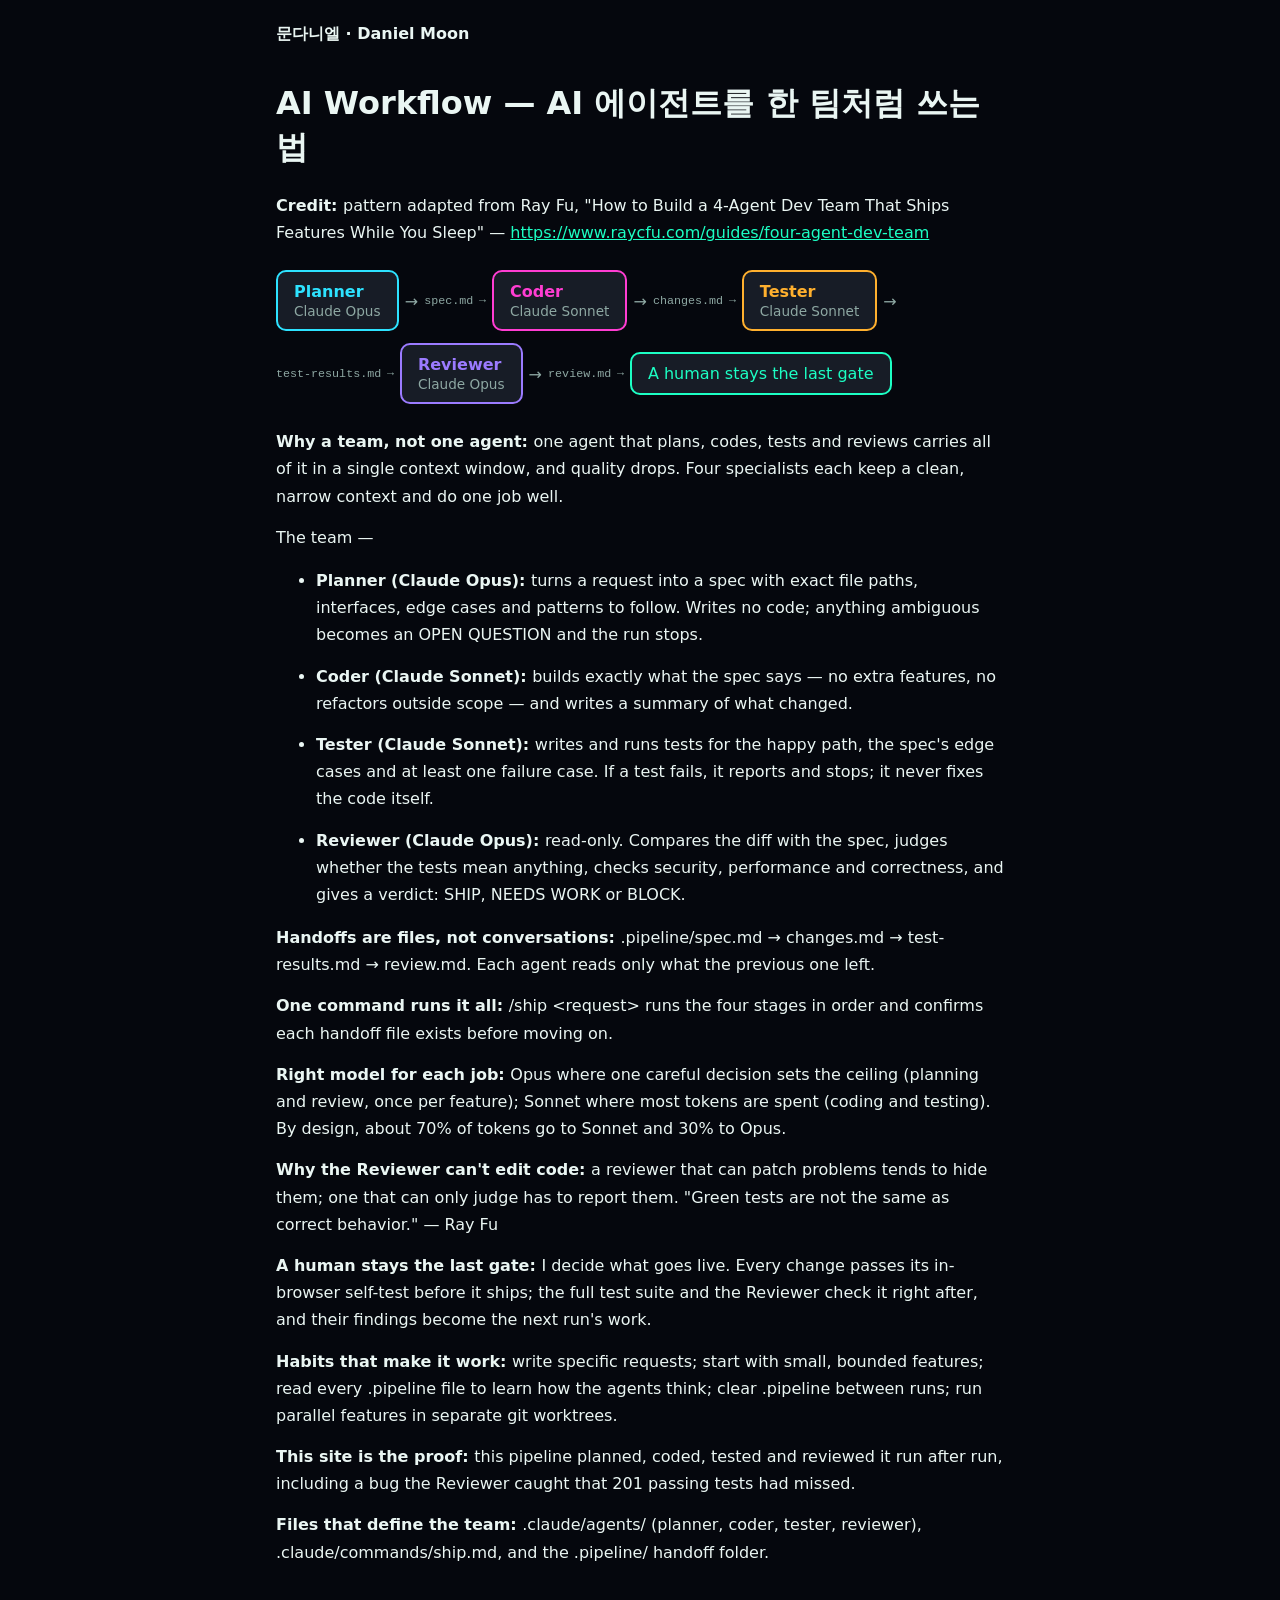
<file: workflow.html>
<!doctype html>
<html lang="ko">
<head>
<meta charset="utf-8">
<meta name="viewport" content="width=device-width, initial-scale=1, viewport-fit=cover">
<title>AI Workflow — AI 에이전트를 한 팀처럼 쓰는 법</title>
<link rel="icon" href="data:,">
<link rel="stylesheet" href="css/style.css">
<script type="module" src="src/workflow.js"></script>
</head>
<body class="page-workflow">
<header>
  <a class="home" href="index.html"></a>
</header>
<main id="workflow"></main>
<div id="error-log" hidden></div>
</body>
</html>
</file>
<file: css/style.css>
:root {
  --c-bg: #05070d;
  --c-floor: #0a1411;
  --c-grid: #123a30;
  --c-road: #0d2622;
  --c-trace: #1cffc4;
  --c-cyan: #2de2ff;
  --c-magenta: #ff3dd2;
  --c-amber: #ffb02e;
  --c-violet: #9b7bff;
  --c-chip: #171c26;
  --c-pin: #a9b3c1;
  --c-text: #eaf6f3;
  --c-muted: #8ea8a3;
  --c-panel: rgba(8, 13, 20, 0.9);
  --c-scrim: rgba(5, 7, 13, 0.96);
  --font-ui: system-ui, -apple-system, "Segoe UI", "Malgun Gothic", "Apple SD Gothic Neo", "Noto Sans KR", sans-serif;
  --w-sky-top: #86bfe6; --w-sky-mid: #c6e1f3; --w-sky-horizon: #f2eee7; --w-ground-far: #dddbd5;
  --w-sun: #fff3e0; --w-white: #ffffff; --w-paving: #e7e5e0; --w-paving-joint: #d3d0c9; --w-inlay: #c7ccd0;
  --w-road: #a7a6a3; --w-road-line: #fbfaf6; --w-lawn: #a3cc8a; --w-leaf: #7aae66; --w-leaf-2: #5a9356;
  --w-trunk: #8a6e58; --w-concrete: #eeebe5; --w-steel: #cdd3d9; --w-glass: #8db3c9; --w-spandrel: #d8e0e6;
  --w-roof-a: #e1e5e8; --w-roof-b: #f6f6f3; --w-water: #8fc1d9; --w-pad: #f7f5f0; --w-robot: #f1f2f4;
  --w-ink: #262b33; --w-ink-muted: #5d6673; --w-orange: #f47725; --w-orange-deep: #d9501e; --w-lamp: #fff0d2;
  --w-tyre: #2a2c30; --w-rim: #c9ced4; --w-car-glass: #3a4856;
  --w-acc-trace: #2e9e86; --w-acc-cyan: #3f8fd2; --w-acc-magenta: #cf5a8e; --w-acc-amber: #e0a13a; --w-acc-violet: #7f69c9;
  --w-flower-red: #e8505b; --w-flower-yellow: #f4c542; --w-flower-violet: #9a6fd0; --w-blossom: #f2b6c6; --w-conifer: #3f7a5a; --w-wood: #b98a5e; --w-pond: #6fa8b8; --w-signal-red: #e2483d; --w-signal-yellow: #f3a534; --w-signal-green: #3cb86f;
  --w-skin-a: #f1c9a5; --w-skin-b: #c68e63; --w-skin-c: #8d5a3b;
  --w-sign: rgba(255, 255, 255, 0.93);
}

*,
*::before,
*::after {
  box-sizing: border-box;
}

[hidden] {
  display: none !important;
}

html,
body {
  width: 100%;
  height: 100%;
  margin: 0;
  overflow: hidden;
  background: var(--c-bg);
  color: var(--c-text);
  font-family: var(--font-ui);
}

body.page-workflow {
  overflow: auto;
  height: auto;
  min-height: 100%;
}

body {
  -webkit-tap-highlight-color: transparent;
}

button {
  font: inherit;
  color: inherit;
}

a {
  color: var(--c-trace);
}

/* ---- Canvas ------------------------------------------------------------ */
#scene {
  position: fixed;
  inset: 0;
  width: 100%;
  height: 100%;
  touch-action: none;
  z-index: 0;
  display: block;
}

/* ---- Skip button --------------------------------------------------------- */
#skip-2d {
  position: fixed;
  top: max(16px, env(safe-area-inset-top));
  right: max(16px, env(safe-area-inset-right));
  z-index: 60;
  padding: 10px 18px;
  border-radius: 999px;
  border: 1px solid var(--c-trace);
  background: var(--c-panel);
  color: var(--c-text);
  cursor: pointer;
}

body[data-view="2d"] #bubbles,
body[data-view="2d"] #exit-btn,
body[data-view="2d"] #skip-2d,
body[data-view="2d"] #hint,
body[data-view="2d"] #prompt,
body[data-view="2d"] #touch-controls,
body[data-view="2d"] #minimap {
  display: none;
}

/* ---- Loader -------------------------------------------------------------- */
#loader {
  position: fixed;
  inset: 0;
  z-index: 50;
  display: flex;
  flex-direction: column;
  align-items: center;
  justify-content: center;
  gap: 14px;
  padding: 16px;
  text-align: center;
  background: var(--c-scrim);
}

#loader .loader-name {
  font-size: 1.4rem;
  letter-spacing: 0.02em;
  margin: 0;
}

#loader-bar {
  width: min(320px, 70vw);
  height: 10px;
  accent-color: var(--c-trace);
}

#loader-pct {
  color: var(--c-muted);
  font-variant-numeric: tabular-nums;
}

#start-btn {
  margin-top: 8px;
  padding: 12px 32px;
  border-radius: 999px;
  border: 1px solid var(--c-trace);
  background: var(--c-chip);
  color: var(--c-text);
  cursor: pointer;
  font-size: 1rem;
}

#start-btn:disabled {
  opacity: 0.5;
  cursor: default;
}

/* ---- Hint ---------------------------------------------------------------- */
#hint {
  position: fixed;
  left: 50%;
  bottom: max(16px, env(safe-area-inset-bottom));
  transform: translateX(-50%);
  z-index: 10;
  background: var(--c-panel);
  color: var(--c-muted);
  border-radius: 999px;
  padding: 8px 18px;
  font-size: 0.85rem;
  white-space: nowrap;
}

#hint p {
  margin: 0;
}

body.touch #hint {
  bottom: calc(max(16px, env(safe-area-inset-bottom)) + 84px);
  white-space: normal;
  width: max-content;
  max-width: calc(100vw - 32px);
}

/* ---- Prompt -------------------------------------------------------------- */
#prompt {
  position: fixed;
  left: 50%;
  bottom: 96px;
  transform: translateX(-50%);
  z-index: 20;
  display: flex;
  align-items: center;
  gap: 8px;
  background: var(--c-panel);
  color: var(--c-text);
  border: 1px solid var(--c-trace);
  border-radius: 999px;
  padding: 10px 20px;
  cursor: pointer;
}

#prompt kbd {
  background: var(--c-chip);
  border-radius: 4px;
  padding: 2px 7px;
  font-family: monospace;
  font-size: 0.85em;
}

body.touch #prompt {
  bottom: 180px;
}

body.touch #prompt kbd {
  display: none;
}

body.touch #prompt {
  width: max-content;
  max-width: calc(100vw - 32px);
}

.prompt-label {
  color: var(--c-muted);
}

/* ---- Exit button (run 6): inside a building, in the slot the hint uses outside ---- */
#exit-btn {
  position: fixed;
  left: 50%;
  bottom: max(16px, env(safe-area-inset-bottom));
  transform: translateX(-50%);
  z-index: 20;
  display: flex;
  align-items: center;
  gap: 8px;
  padding: 10px 20px;
  border-radius: 999px;
  border: 1px solid var(--c-trace);
  background: var(--c-panel);
  color: var(--c-text);
  white-space: nowrap;
  cursor: pointer;
}

#exit-btn kbd {
  background: var(--c-chip);
  border-radius: 4px;
  padding: 2px 7px;
  font-family: monospace;
  font-size: 0.85em;
}

body.touch #exit-btn {
  bottom: calc(max(16px, env(safe-area-inset-bottom)) + 84px);
}

body.touch #exit-btn kbd {
  display: none;
}

body[data-interior] #hint,
body[data-interior] #minimap,
body[data-interior] #bubbles {
  display: none;
}

/* ---- Speech bubbles (run 5b): people.js puts a few <p class="bubble"> in #bubbles and places them over the people the car bumps ---- */
#bubbles {
  position: fixed;
  inset: 0;
  z-index: 12;
  pointer-events: none;
}

.bubble {
  position: absolute;
  transform: translate(-50%, -100%);
  margin: 0;
  padding: 6px 12px;
  border-radius: 12px;
  border: 1px solid var(--c-trace);
  background: var(--c-panel);
  color: var(--c-text);
  font-size: 0.85rem;
  white-space: nowrap;
}

/* ---- Touch controls -------------------------------------------------------- */
#touch-controls {
  position: fixed;
  inset: 0;
  z-index: 20;
  pointer-events: none;
}

#touch-controls button {
  position: absolute;
  width: 72px;
  height: 72px;
  bottom: max(16px, env(safe-area-inset-bottom));
  border-radius: 50%;
  border: 1px solid var(--c-trace);
  background: var(--c-panel);
  color: var(--c-text);
  font-size: 1.4rem;
  pointer-events: auto;
  user-select: none;
  touch-action: none;
}

#tc-left {
  left: 16px;
}

#tc-right {
  left: 96px;
}

#tc-gas {
  right: 16px;
}

#tc-rev {
  right: 96px;
}

#touch-controls button.pressed {
  background: var(--c-trace);
  color: var(--c-bg);
}

/* ---- Panel --------------------------------------------------------------- */
#panel {
  position: fixed;
  top: 72px;
  right: 16px;
  bottom: 16px;
  width: min(460px, calc(100vw - 32px));
  overflow-y: auto;
  z-index: 58;
  background: var(--c-panel);
  border: 2px solid var(--accent, var(--c-trace));
  border-radius: 14px;
  padding: 22px;
}

#panel[data-station="about"] {
  --accent: var(--c-trace);
}
#panel[data-station="moe"] {
  --accent: var(--c-cyan);
}
#panel[data-station="echonomics"] {
  --accent: var(--c-amber);
}
#panel[data-station="portfolio-agent"] {
  --accent: var(--c-magenta);
}
#panel[data-station="workflow"] {
  --accent: var(--c-violet);
}
#panel[data-station="gh-portfolio"] {
  --accent: var(--c-cyan);
}
#panel[data-station="gh-influence"] {
  --accent: var(--c-magenta);
}
#panel[data-station="gh-ces2026"] {
  --accent: var(--c-amber);
}
#panel[data-station="gh-echonomics"] {
  --accent: var(--c-violet);
}
#panel[data-station="career"] {
  --accent: var(--c-violet);
}
#panel[data-station="contact"] {
  --accent: var(--c-trace);
}

#panel strong {
  color: var(--accent, var(--c-trace));
}

#panel .eyebrow {
  color: var(--c-muted);
  text-transform: uppercase;
  letter-spacing: 0.08em;
  font-size: 0.8rem;
  margin: 0 0 4px;
}

#panel-title {
  margin: 0 0 12px;
}

#panel-close {
  position: absolute;
  top: 14px;
  right: 14px;
  width: 32px;
  height: 32px;
  border-radius: 50%;
  border: 1px solid var(--c-muted);
  background: transparent;
  color: var(--c-text);
  cursor: pointer;
  line-height: 1;
}

@media (max-width: 700px) {
  #panel {
    left: 8px;
    right: 8px;
    bottom: 8px;
    top: auto;
    width: auto;
    max-height: 70vh;
  }
}

/* ---- Copy ------------------------------------------------------------ */
.copy-line {
  word-break: keep-all;
  overflow-wrap: anywhere;
  line-height: 1.7;
  margin: 0 0 14px;
}

.copy-line.highlight {
  margin-left: 24px;
  color: var(--c-muted);
}

details summary {
  cursor: pointer;
  margin: 8px 0;
}

.btn,
.btn.cv {
  display: inline-block;
  padding: 10px 22px;
  border-radius: 999px;
  border: 1px solid var(--accent, var(--c-trace));
  background: var(--c-chip);
  color: var(--c-text);
  text-decoration: none;
  cursor: pointer;
}

.btn:hover {
  border-color: var(--c-text);
}

.timeline {
  list-style: none;
  margin: 0 0 16px;
  padding: 0;
  border-left: 2px solid var(--c-violet);
}

.timeline li {
  padding: 4px 0 4px 18px;
}

/* ---- 2D view --------------------------------------------------------- */
#view-2d {
  position: fixed;
  inset: 0;
  z-index: 55;
  overflow-y: auto;
  background: var(--c-scrim);
  color: var(--c-text);
}

#view-2d > * {
  max-width: 760px;
  margin: 0 auto;
  padding: 0 16px;
}

#view-2d > header {
  padding-top: 24px;
}

section.v2d-section {
  border-top: 3px solid var(--c-trace);
  margin-top: 40px;
  padding-top: 16px;
}

section.v2d-section:first-of-type {
  margin-top: 24px;
}

section.v2d-section article {
  margin-bottom: 28px;
}

section.v2d-section .eyebrow {
  color: var(--c-muted);
  text-transform: uppercase;
  letter-spacing: 0.08em;
  font-size: 0.8rem;
  margin: 0 0 4px;
}

/* ---- Workflow page ----------------------------------------------------- */
main#workflow {
  max-width: 760px;
  margin: 0 auto;
  padding: 16px 16px 48px;
}

body.page-workflow header {
  max-width: 760px;
  margin: 0 auto;
  padding: 24px 16px 0;
}

a.home {
  color: var(--c-text);
  text-decoration: none;
  font-weight: bold;
}

/* ---- Pipeline diagram ---------------------------------------------------- */
.pipeline {
  display: flex;
  flex-wrap: wrap;
  align-items: center;
  gap: 12px 0;
  list-style: none;
  margin: 24px 0;
  padding: 0;
}

.pipeline li {
  display: flex;
  align-items: baseline;
  position: relative;
}

.pipeline li:not(:last-child) {
  margin-right: 1.6em;
}

.pipeline li:not(:last-child)::after {
  content: "\2192";
  position: absolute;
  left: 100%;
  top: 50%;
  transform: translateY(-50%);
  width: 1.6em;
  text-align: center;
  color: var(--c-muted);
  white-space: nowrap;
}

.pipeline li.stage:not(:last-child)::after {
  left: calc(100% + 2px);
}

.pipeline li.stage {
  flex-direction: column;
  align-items: flex-start;
  gap: 2px;
  padding: 10px 16px;
  border: 2px solid var(--accent, var(--c-violet));
  border-radius: 10px;
  background: var(--c-chip);
}

.pipeline li:nth-child(1) {
  --accent: var(--c-cyan);
}
.pipeline li:nth-child(3) {
  --accent: var(--c-magenta);
}
.pipeline li:nth-child(5) {
  --accent: var(--c-amber);
}
.pipeline li:nth-child(7) {
  --accent: var(--c-violet);
}

.pipeline li.stage strong {
  color: var(--accent, var(--c-violet));
}

.pipeline li.stage span {
  color: var(--c-muted);
  font-size: 0.85em;
}

.pipeline li.handoff {
  color: var(--c-muted);
  font-family: monospace;
  font-size: 0.9em;
}

.pipeline li.stage.gate {
  border-color: var(--c-trace);
}

.pipeline li.stage.gate strong,
.pipeline li.stage.gate {
  color: var(--c-trace);
}

@media (max-width: 700px) {
  .pipeline {
    flex-direction: column;
    align-items: stretch;
  }

  .pipeline li:not(:last-child) {
    margin-right: 0;
  }

  .pipeline li:not(:last-child)::after,
  .pipeline li.stage:not(:last-child)::after {
    content: "\2193";
    left: 50%;
    top: 100%;
    width: auto;
    transform: translateX(-50%);
    margin-left: 0;
    margin-top: 4px;
  }
}

/* ---- Minimap (run 4) ---------------------------------------------------- */
#minimap {
  position: fixed;
  top: max(16px, env(safe-area-inset-top));
  left: max(16px, env(safe-area-inset-left));
  width: 176px;
  height: 248px;
  z-index: 15;
  display: block;
  border-radius: 10px;
  border: 1px solid var(--c-muted);
  pointer-events: none;
}

body.touch #minimap {
  width: 104px;
  height: 146px;
}

@media (max-width: 700px) {
  #minimap {
    width: 104px;
    height: 146px;
  }
}

/* ---- Music button (run 5a): under the minimap, 8 px gap (248 px / 146 px tall) ---- */
#music-btn {
  position: fixed;
  top: calc(max(16px, env(safe-area-inset-top)) + 256px);
  left: max(16px, env(safe-area-inset-left));
  z-index: 15;
  display: flex;
  align-items: center;
  gap: 6px;
  height: 40px;
  min-width: 40px;
  padding: 0 10px;
  border-radius: 999px;
  border: 1px solid var(--c-trace);
  background: var(--c-panel);
  color: var(--c-text);
  cursor: pointer;
}

body.touch #music-btn {
  top: calc(max(16px, env(safe-area-inset-top)) + 154px);
}

@media (max-width: 700px) {
  #music-btn {
    top: calc(max(16px, env(safe-area-inset-top)) + 154px);
  }
}

#music-btn kbd {
  background: var(--c-chip);
  border-radius: 4px;
  padding: 2px 7px;
  font-family: monospace;
  font-size: 0.85em;
}

body.touch #music-btn kbd {
  display: none;
}

#music-btn[data-music="off"] .music-waves,
#music-btn[data-music="on"] .music-mute {
  display: none;
}

body[data-view="2d"] #music-btn {
  display: none;
}

body[data-shot] #music-btn {
  display: none !important;
}

/* ---- Shot mode (?shot=<station-id>): canvas only ---- */
body[data-shot] #skip-2d, body[data-shot] #loader, body[data-shot] #hint, body[data-shot] #prompt, body[data-shot] #exit-btn, body[data-shot] #bubbles,
body[data-shot] #touch-controls, body[data-shot] #panel, body[data-shot] #view-2d, body[data-shot] #minimap { display: none !important; }
</file>
